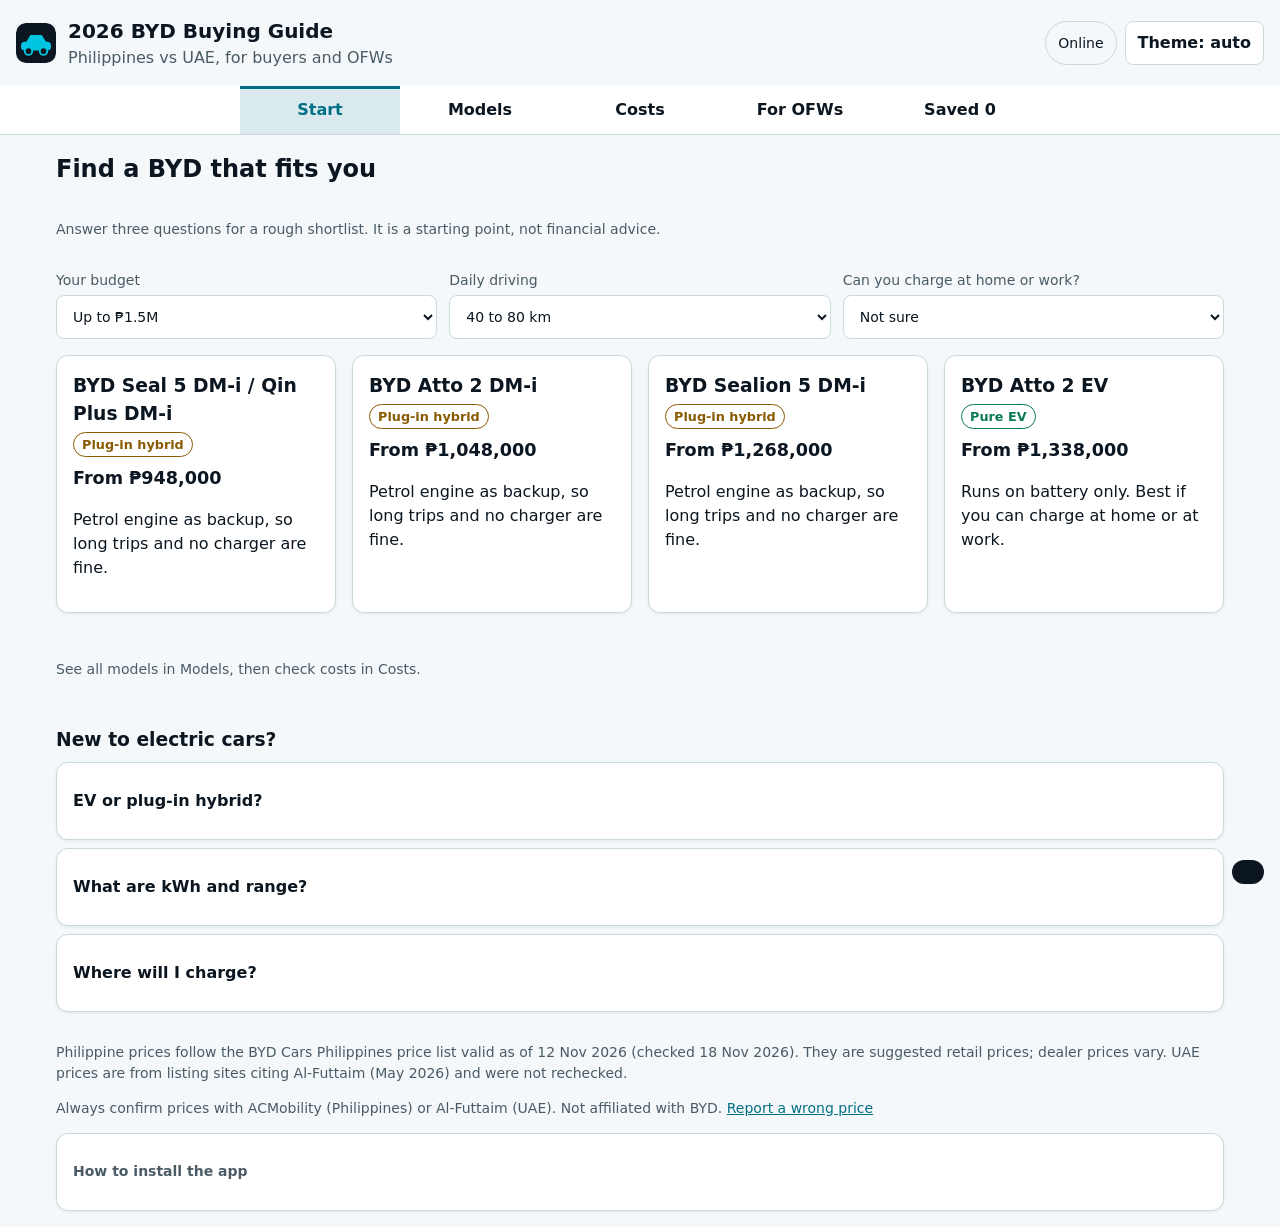
<file: index.html>
<!doctype html><html lang="en"><head><meta charset="utf-8">
<meta name="viewport" content="width=device-width,initial-scale=1,viewport-fit=cover">
<title>2026 BYD Buying Guide: Philippines vs UAE</title>
<meta name="description" content="Compare 2026 BYD prices, 5-year running costs and import rules for the Philippines and UAE.">
<link rel="canonical" href="https://esp046-cyber.github.io/bydcarbuyingguide/">
<meta property="og:type" content="website"><meta property="og:title" content="2026 BYD Buying Guide: Philippines vs UAE"><meta property="og:description" content="Prices, running costs and import rules side by side.">
<meta property="og:url" content="https://esp046-cyber.github.io/bydcarbuyingguide/"><meta property="og:image" content="https://esp046-cyber.github.io/bydcarbuyingguide/images/og-image.png">
<meta name="twitter:card" content="summary_large_image"><meta name="twitter:image" content="https://esp046-cyber.github.io/bydcarbuyingguide/images/og-image.png">
<meta name="theme-color" content="#0b1620"><link rel="manifest" href="./manifest.webmanifest">
<link rel="icon" href="./favicon.ico" sizes="any"><link rel="icon" type="image/svg+xml" href="./favicon.svg">
<link rel="icon" type="image/png" sizes="32x32" href="./icons/favicon-32x32.png"><link rel="icon" type="image/png" sizes="16x16" href="./icons/favicon-16x16.png">
<link rel="apple-touch-icon" href="./apple-touch-icon.png"><meta name="apple-mobile-web-app-capable" content="yes">
<meta name="apple-mobile-web-app-status-bar-style" content="black-translucent"><meta name="apple-mobile-web-app-title" content="BYD Guide 26">
<link rel="stylesheet" href="./css/styles.css"></head><body>
<header class="top"><div class="brand"><img src="./favicon.svg" alt="" width="40" height="40"><div><h1>2026 BYD Buying Guide</h1><p class="sub">Philippines vs UAE, for buyers and OFWs</p></div></div>
<div class="tools"><span id="net" class="pill" role="status">Online</span><button id="theme" aria-label="Switch theme">Theme: auto</button><button id="install" hidden>Install app</button></div></header>
<nav class="nav" id="tabs" role="tablist" aria-label="Sections">
<button role="tab" id="t-start" aria-controls="start" data-t="start" aria-selected="true">Start</button><button role="tab" id="t-compare" aria-controls="compare" data-t="compare" aria-selected="false">Models</button><button role="tab" id="t-tco" aria-controls="tco" data-t="tco" aria-selected="false">Costs</button><button role="tab" id="t-ofw" aria-controls="ofw" data-t="ofw" aria-selected="false">For OFWs</button><button role="tab" id="t-saved" aria-controls="saved" data-t="saved" aria-selected="false">Saved <span id="cnt">0</span></button></nav>
<main>
<section id="start" class="panel"><h2>Find a BYD that fits you</h2><p class="note">Answer three questions for a rough shortlist. It is a starting point, not financial advice.</p>
<div class="filters"><label>Your budget<select id="sb"><option value="1000000">Up to ₱1M</option><option value="1500000" selected>Up to ₱1.5M</option><option value="2000000">Up to ₱2M</option><option value="3000000">Up to ₱3M</option><option value="99999999">Above ₱3M</option></select></label>
<label>Daily driving<select id="sk"><option value="40">Under 40 km</option><option value="80" selected>40 to 80 km</option><option value="120">Over 80 km</option></select></label>
<label>Can you charge at home or work?<select id="sc"><option value="yes">Yes</option><option value="unsure" selected>Not sure</option><option value="no">No</option></select></label></div>
<div id="sres" class="grid" aria-live="polite"></div>
<h3>New to electric cars?</h3>
<details class="card"><summary>EV or plug-in hybrid?</summary><p>An <b>EV</b> runs only on a battery. You plug it in and never buy petrol. A <b>plug-in hybrid (PHEV)</b> has a battery and a petrol engine, so you can drive on electricity for short trips and use petrol on long ones. DM-i is BYD's plug-in hybrid system. DMO is the off-road version.</p></details>
<details class="card"><summary>What are kWh and range?</summary><p>kWh is battery size, like a fuel tank. A bigger battery usually means more range. Range is how far the car goes on a full charge. Real-world range is usually lower than the brochure figure.</p></details>
<details class="card"><summary>Where will I charge?</summary><p>A regular outlet charges slowly. A wall charger is faster. If you live in a condo or village, ask your association before you buy. Public fast chargers are useful for trips but cost more per kWh.</p></details></section>
<section id="compare" class="panel" hidden><div class="filters">
<label>Powertrain<select id="fp"><option value="all">All</option><option value="EV">Pure EV</option><option value="PHEV">DM-i / DMO plug-in hybrid</option></select></label>
<label>Body<select id="fb"><option value="all">All</option></select></label>
<label>Starting price (PHP)<select id="ft"><option value="0">Any</option><option value="1300000">Up to ₱1.3M</option><option value="2000000">Up to ₱2.0M</option><option value="99999999">Above ₱2.0M</option></select></label>
<label>Currency<select id="fc"><option value="PHP">PHP ₱</option><option value="AED">AED</option><option value="BOTH" selected>Both</option></select></label>
<label>1 AED = PHP<input id="rate" type="number" inputmode="decimal" value="15.8" step="0.1" min="1"></label><label>Rate checked on<input id="rd" type="date"></label></div>
<div id="list" class="grid" aria-live="polite"><article class="card"><h3>BYD Seal 5 DM-i / Qin Plus DM-i</h3><span class="badge PHEV">Plug-in hybrid</span> <span class="sub">Sedan</span><div class="price">₱948,000 to ₱1,198,000<small>UAE: from AED 74,900 (reported)</small></div><p class="note">Source: BYD Cars Philippines price list, SRP as of 12 Nov 2026.</p><p class="note"><b>Specs (press reports, not a spec sheet):</b> Essential: 7.42 kWh battery, up to 55 km electric range. Dynamic: 18.3 kWh, up to 115 km (Manila Bulletin, Jul 2026). Warranty: 6 years or 160,000 km vehicle, 8 years or 160,000 km Blade Battery, 8 years drive unit (CleanTechnica, Aug 2026).</p></article>
<article class="card"><h3>BYD Atto 2 DM-i</h3><span class="badge PHEV">Plug-in hybrid</span> <span class="sub">Crossover</span><div class="price">₱1,048,000 to ₱1,258,000<small>UAE price: ask dealer</small></div><p class="note">Source: BYD Cars Philippines price list, SRP as of 12 Nov 2026.</p><p class="note"><b>Specs (press reports, not a spec sheet):</b> 7.9 kWh battery, 162 hp, 300 Nm (Zigwheels PH, 2026). Warranty: 6 years or 160,000 km vehicle, 8 years or 160,000 km Blade Battery, 8 years drive unit (CleanTechnica, Aug 2026).</p></article>
<article class="card"><h3>BYD Atto 2 EV</h3><span class="badge EV">Pure EV</span> <span class="sub">Crossover</span><div class="price">₱1,338,000<small>UAE price: ask dealer</small></div><p class="note">Source: BYD Cars Philippines price list, SRP as of 12 Nov 2026.</p><p class="note"><b>Specs (press reports, not a spec sheet):</b> Premium: 45.12 kWh battery, up to 380 km range (Autoindustriya, 2026). DC charging 10 to 100% in about 40 minutes (Zigwheels PH). Warranty: 6 years or 160,000 km vehicle, 8 years or 160,000 km Blade Battery, 8 years drive unit (CleanTechnica, Aug 2026).</p></article>
<article class="card"><h3>BYD Sealion 5 DM-i</h3><span class="badge PHEV">Plug-in hybrid</span> <span class="sub">SUV</span><div class="price">₱1,268,000<small>UAE: from AED 89,900 (reported)</small></div><p class="note">Source: BYD Cars Philippines price list, SRP as of 12 Nov 2026.</p><p class="note"><b>Specs (press reports, not a spec sheet):</b> 12.96 kWh Blade Battery, 71 km electric range (NEDC), 197 hp, 300 Nm (Unbox.ph; BYD PH page).</p></article>
<article class="card"><h3>BYD Sealion 6 DM-i / Song Plus DM-i</h3><span class="badge PHEV">Plug-in hybrid</span> <span class="sub">SUV</span><div class="price">₱1,548,000 to ₱1,798,000<small>UAE: from AED 119,900 (reported)</small></div><p class="note">Source: BYD Cars Philippines price list, SRP as of 12 Nov 2026. Sources differ: One May 2026 report listed ₱1.598M.</p><p class="note"><b>Specs (press reports, not a spec sheet):</b> 18.3 kWh battery. Free 7 kW wall charger; about 2.6 to 3 hours for a full AC charge (CarGuide.ph; GadgetMatch).</p></article>
<article class="card"><h3>BYD Atto 3</h3><span class="badge EV">Pure EV</span> <span class="sub">Crossover</span><div class="price">₱1,638,000 to ₱1,848,000<small>UAE: from AED 94,900 (reported)</small></div><p class="note">Source: BYD Cars Philippines price list, SRP as of 12 Nov 2026. Sources differ: Earlier listings showed ₱1.598M to ₱1.798M. UAE: Older UAE listings show AED 149,900; May 2026 lists from AED 94,900.</p></article>
<article class="card"><h3>BYD Seal</h3><span class="badge EV">Pure EV</span> <span class="sub">Sedan</span><div class="price">₱2,098,000 to ₱2,648,000<small>UAE: from AED 149,900 (reported)</small></div><p class="note">Source: BYD Cars Philippines site and Zigwheels PH, Nov 2026. Sources differ: Earlier listings showed ₱1.998M to ₱2.548M.</p></article>
<article class="card"><h3>BYD Shark 6 DMO</h3><span class="badge PHEV">Plug-in hybrid</span> <span class="sub">Pickup</span><div class="price">₱2,388,000 to ₱2,618,000<small>UAE: from AED 158,900 (reported)</small></div><p class="note">Source: BYD Cars Philippines price list, SRP as of 12 Nov 2026.</p></article>
<article class="card"><h3>BYD Sealion 7</h3><span class="badge EV">Pure EV</span> <span class="sub">SUV</span><div class="price">₱2,588,000<small>UAE: from AED 158,900 (reported)</small></div><p class="note">Source: BYD Cars Philippines price list, SRP as of 12 Nov 2026. UAE: Listings show from AED 158,900 or AED 172,900.</p><p class="note"><b>Specs (press reports, not a spec sheet):</b> Up to 482 km range from an 82.6 kWh Blade Battery (Visor.ph, 2026).</p></article>
<article class="card"><h3>BYD Seagull</h3><span class="badge EV">Pure EV</span> <span class="sub">Hatchback</span><div class="price">₱898,000<small>UAE price: ask dealer</small></div><p class="note">Source: Zigwheels PH, Apr 2026 (last reported).</p><p class="note"><b>Not on current list.</b> Not on the 12 Nov 2026 price list; may be sold out or discontinued. Ask a dealer.</p></article>
<article class="card"><h3>BYD Dolphin</h3><span class="badge EV">Pure EV</span> <span class="sub">Hatchback</span><div class="price">₱1,398,000<small>UAE price: ask dealer</small></div><p class="note">Source: Zigwheels PH, Apr 2026 (last reported).</p><p class="note"><b>Not on current list.</b> Not on the 12 Nov 2026 price list; may be sold out or discontinued. Ask a dealer.</p></article>
<article class="card"><h3>BYD eMAX 7</h3><span class="badge EV">Pure EV</span> <span class="sub">MPV</span><div class="price">₱1,498,000 to ₱1,748,000<small>UAE price: ask dealer</small></div><p class="note">Source: Zigwheels PH, Apr 2026 (last reported).</p><p class="note"><b>Not on current list.</b> Not on the 12 Nov 2026 price list; may be sold out or discontinued. Ask a dealer.</p></article>
<article class="card"><h3>BYD Tang DM-i</h3><span class="badge PHEV">Plug-in hybrid</span> <span class="sub">7-seater SUV</span><div class="price">₱2,098,000 to ₱2,148,000<small>UAE price: ask dealer</small></div><p class="note">Source: Zigwheels PH, Apr 2026 (last reported).</p><p class="note"><b>Not on current list.</b> Not on the 12 Nov 2026 price list; may be sold out or discontinued. Ask a dealer.</p></article>
<article class="card"><h3>BYD Tang EV</h3><span class="badge EV">Pure EV</span> <span class="sub">7-seater SUV</span><div class="price">₱3,321,000 to ₱3,421,000<small>UAE price: ask dealer</small></div><p class="note">Source: Zigwheels PH, Apr 2026 (last reported).</p><p class="note"><b>Not on current list.</b> Not on the 12 Nov 2026 price list; may be sold out or discontinued. Ask a dealer.</p></article></div>
<details class="card" id="specbox"><summary>Spec checker: compare the same model in both countries</summary><p class="note">Fill this in from the spec sheet of each dealer. Nothing here is pre-filled. Some press-reported specs appear on the model cards above. Entries are saved on this device.</p><div id="spec"></div></details></section>
<section id="tco" class="panel" hidden><h2 id="th2">Energy and ownership cost</h2>
<div class="filters"><label>Model<select id="tm"></select></label><label>Km per year<input id="tk" type="number" inputmode="numeric" value="15000" min="1000" step="1000"></label>
<label>Years<input id="ty" type="number" inputmode="numeric" value="5" min="1" max="10"></label><label>Share of charging at home (%)<input id="th" type="number" inputmode="numeric" value="80" min="0" max="100"></label>
<label>Energy use (<span id="tcu">kWh per 100 km</span>)<input id="tc" type="number" inputmode="decimal" value="15" min="0" step="0.1"></label></div>
<details class="card"><summary>Energy prices (edit to match your bills)</summary><div class="filters">
<label>PH home ₱/kWh<input id="phh" type="number" inputmode="decimal" value="13" step="0.5"></label><label>PH fast charge ₱/kWh<input id="php" type="number" inputmode="decimal" value="25" step="0.5"></label><label>PH petrol ₱/L<input id="phf" type="number" inputmode="decimal" value="62" step="0.5"></label>
<label>UAE home AED/kWh<input id="uah" type="number" inputmode="decimal" value="0.30" step="0.05"></label><label>UAE public AED/kWh<input id="uap" type="number" inputmode="decimal" value="0.95" step="0.05"></label><label>UAE petrol AED/L<input id="uaf" type="number" inputmode="decimal" value="2.99" step="0.05"></label></div></details>
<details class="card"><summary>Insurance, maintenance, registration and resale (optional)</summary><p class="note">Enter your own quotes per year. They are not estimated here.</p><div class="filters">
<label>Philippines, ₱ per year<input id="cxp" type="number" inputmode="numeric" value="0" min="0"></label><label>UAE, AED per year<input id="cxu" type="number" inputmode="numeric" value="0" min="0"></label><label>Resale value after the period (% of price)<input id="crs" type="number" inputmode="decimal" value="0" min="0" max="100"></label></div></details>
<div id="tout" class="grid" aria-live="polite"></div>
<p class="warn">Energy use is a starting guess (15 kWh/100 km for EVs, 5.5 L/100 km for plug-in hybrids), not a BYD figure for your model. Real use depends on driving conditions, climate, speed and the exact version. Excludes financing, taxes and charger installation. Depreciation is included only if you enter an expected resale value. Rules and incentives for EVs and hybrids change, so confirm with the dealer or LTO.</p>
<h2>Cash or loan: monthly payment</h2><h3>Philippines loan</h3><div class="filters"><label>Car price (PHP)<input id="pp" type="number" inputmode="numeric" value="1248000" min="0"></label><label>Down payment (%)<input id="pd" type="number" inputmode="decimal" value="20" min="0" max="90"></label><label>Loan term (years)<input id="pt" type="number" inputmode="numeric" value="5" min="1" max="7"></label><label>Interest per year (%)<input id="pr" type="number" inputmode="decimal" value="8" min="0" step="0.5"></label></div>
<h3>UAE loan (AED)</h3><div class="filters"><label>Car price (AED)<input id="up" type="number" inputmode="numeric" value="0" min="0"></label><label>Down payment (%)<input id="ud" type="number" inputmode="decimal" value="20" min="0" max="90"></label><label>Loan term (years)<input id="ut" type="number" inputmode="numeric" value="5" min="1" max="7"></label><label>Interest per year (%)<input id="ur" type="number" inputmode="decimal" value="5" min="0" step="0.5"></label><label>Remittance cost for PH payments (%)<input id="rf" type="number" inputmode="decimal" value="0" min="0" step="0.1"></label></div>
<div id="pout" class="grid" aria-live="polite"></div><p class="note">The 8% and 5% rates are only examples. The remittance cost applies if you send each Philippine payment from the UAE. Enter the rate your bank or dealer quotes. Monthly payment = loan × r ÷ (1 − (1 + r)^−n), where r is the monthly rate and n is the number of months. Fees and insurance are not included.</p></section>
<section id="ofw" class="panel" hidden><h2>Buying as an OFW</h2>
<p class="warn"><b>Do not buy a UAE vehicle for Philippine importation until its import eligibility and estimated landed cost have been verified with the relevant authorities and a licensed customs broker.</b> See the <a href="https://customs.gov.ph">Bureau of Customs</a>.</p>
<article class="card"><h3>Which option fits you?</h3><div class="filters"><label>Where will the car mostly be used?<select id="ow"><option value="ph">Philippines</option><option value="uae">UAE</option><option value="both" selected>Both or not sure</option></select></label><label>When will you return to the Philippines?<select id="or"><option value="soon">Within 2 years</option><option value="later">More than 2 years</option><option value="unsure" selected>Not sure</option></select></label></div><p id="dres" aria-live="polite"></p></article>
<article class="card"><h3>Import cost estimate (UAE car to the Philippines)</h3><p class="note">Enter amounts from a customs broker quote. This tool does not know duty or tax rates.</p><div class="filters">
<label>UAE car price (AED)<input id="ipp" type="number" inputmode="numeric" value="0" min="0"></label><label>Shipping and insurance (₱)<input id="ish" type="number" inputmode="numeric" value="0" min="0"></label><label>Customs duties (₱)<input id="idt" type="number" inputmode="numeric" value="0" min="0"></label><label>Excise tax (₱)<input id="iex" type="number" inputmode="numeric" value="0" min="0"></label><label>VAT (₱)<input id="ivt" type="number" inputmode="numeric" value="0" min="0"></label><label>Port and brokerage (₱)<input id="ibr" type="number" inputmode="numeric" value="0" min="0"></label><label>Registration and compliance (₱)<input id="ireg" type="number" inputmode="numeric" value="0" min="0"></label></div><div id="iout" class="grid" aria-live="polite"></div></article>
<article class="card"><h3>Why importing is risky</h3><p>The amounts depend on the vehicle's classification and circumstances. UAE and Philippine versions can differ in specifications, cooling systems, software, charging compatibility and local requirements. Ask the dealer for these in writing.</p></article>
<article class="card"><h3>Warranty</h3><p>Warranty is set by the Philippine distributor. For the Atto 2 and Seal 5 DM-i, the reported terms are 6 years or 160,000 km for the vehicle and 8 years or 160,000 km for the Blade Battery. For an imported car, coverage must be confirmed for the exact vehicle and VIN. See <a href="https://bydcarsphilippines.com">BYD Cars Philippines</a>.</p></article>
<article class="card"><h3>EV number-coding exemption</h3><p>The DOE said in October 2025, and again in July 2026, that EVs, including plug-in hybrids, are automatically exempt from number coding under EVIDA, with no separate DOE certification. The exemption is reported to run until about 2030. Enforcement confusion has happened before, so ask the dealer to confirm in writing that your exact model qualifies. Read the <a href="https://legacy.doe.gov.ph/sites/default/files/pdf/announcements/Advisory-on-EV-Recognition-with-FAQs.pdf">DOE EV recognition advisory</a> and the <a href="https://mb.com.ph/2025/10/08/doe-no-number-coding-for-electric-hybrid-plug-in-vehicles">Manila Bulletin report</a>.</p></article>
<article class="card"><h3>Your checklist</h3><ul class="chk" id="chk"></ul></article></section>
<section id="saved" class="panel" hidden><h2>Shortlist</h2><div id="slist" class="grid"></div><button id="share">Share summary</button></section>
</main>
<footer><p id="asof"></p><p>Always confirm prices with ACMobility (Philippines) or Al-Futtaim (UAE). Not affiliated with BYD. <a href="https://github.com/esp046-cyber/bydcarbuyingguide/issues">Report a wrong price</a></p><details class="card"><summary>How to install the app</summary><p><b>iPhone (Safari):</b> tap Share, then Add to Home Screen.</p><p><b>Android (Chrome):</b> tap the ⋮ menu, then Install app or Add to Home screen.</p></details><button id="iosh" hidden>Show iPhone steps</button></footer>
<div id="toast" class="toast" role="status" aria-live="polite" hidden></div>
<dialog id="ios"><p>To install on iPhone: tap the Share icon in Safari, then choose <b>Add to Home Screen</b>.</p><button id="iosx">Got it</button></dialog>
<script src="./js/app.js"></script></body></html>
</file>
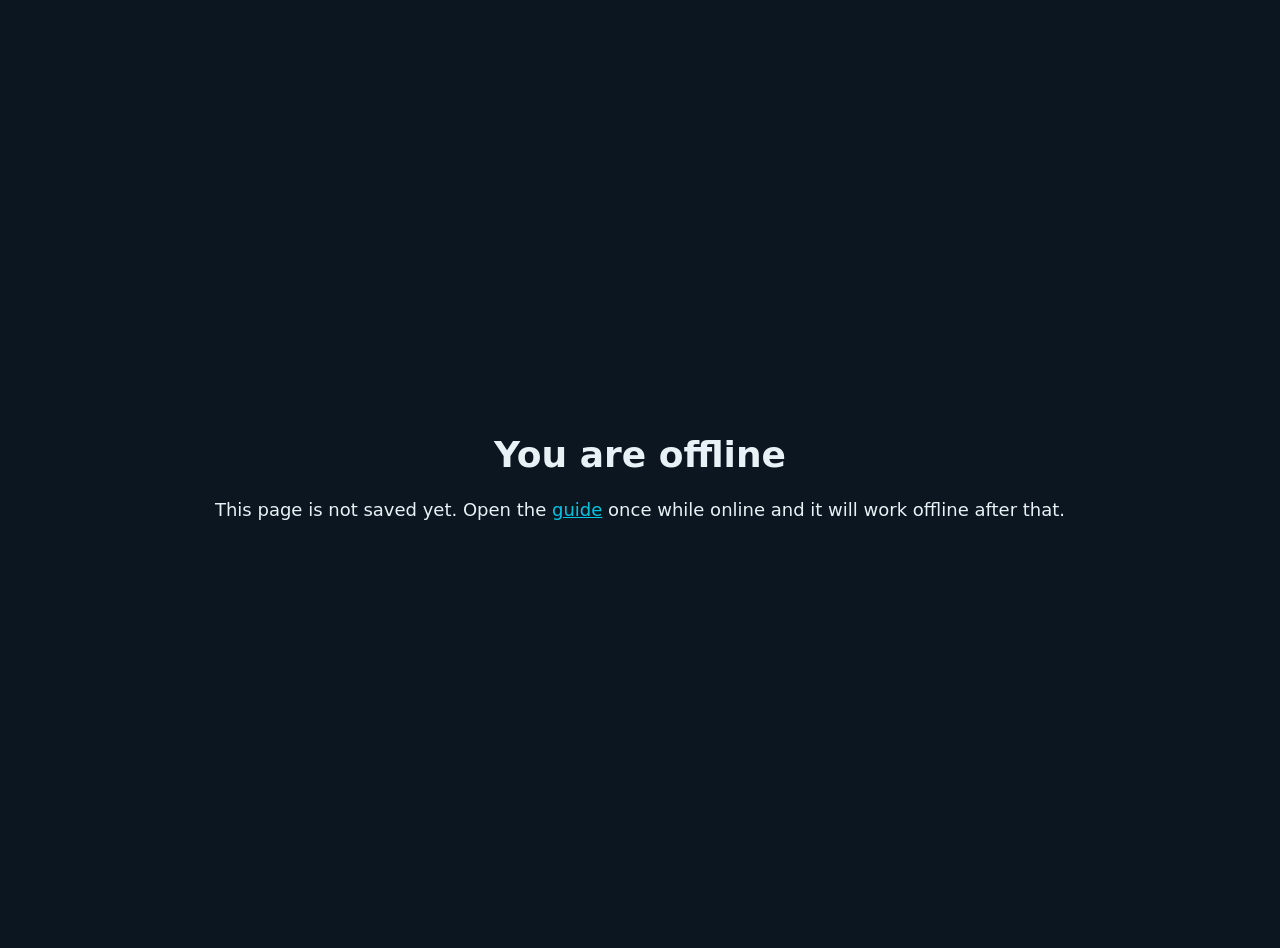
<file: offline.html>
<!doctype html><html lang="en"><head><meta charset="utf-8"><meta name="viewport" content="width=device-width,initial-scale=1"><title>Offline</title><style>body{font:18px system-ui;background:#0b1620;color:#e8f1f5;display:grid;place-items:center;min-height:100vh;margin:0;text-align:center;padding:24px}a{color:#00c4e0}</style></head><body><main><h1>You are offline</h1><p>This page is not saved yet. Open the <a href="./">guide</a> once while online and it will work offline after that.</p></main></body></html>
</file>
<file: css/styles.css>
/* Tokens: 4/8px spacing scale */
:root{--bg:#f4f8fa;--card:#fff;--tx:#0b1620;--mu:#4a5b66;--ac:#006f84;--acx:#fff;--ev:#0b7a5a;--ph:#8a5a00;--bd:#cbd8de;--r:12px;color-scheme:light}
:root[data-theme=dark]{--bg:#0b1620;--card:#13232f;--tx:#e8f1f5;--mu:#a3b6c0;--ac:#35d3ee;--acx:#04202a;--ev:#4ae0b4;--ph:#ffc457;--bd:#26404f;color-scheme:dark}
@media(prefers-color-scheme:dark){:root:not([data-theme=light]){--bg:#0b1620;--card:#13232f;--tx:#e8f1f5;--mu:#a3b6c0;--ac:#35d3ee;--acx:#04202a;--ev:#4ae0b4;--ph:#ffc457;--bd:#26404f;color-scheme:dark}}
*{box-sizing:border-box}html{overflow-x:hidden}
body{margin:0;background:var(--bg);color:var(--tx);font:16px/1.5 system-ui,-apple-system,"Segoe UI",sans-serif;padding:env(safe-area-inset-top) env(safe-area-inset-right) calc(72px + env(safe-area-inset-bottom)) env(safe-area-inset-left);overflow-x:hidden}
h1{font-size:1.25rem;margin:0}h2{margin:16px 0}.sub{margin:0;color:var(--mu)}
.top{display:flex;flex-wrap:wrap;gap:8px;justify-content:space-between;align-items:center;padding:16px}
.tools{display:flex;gap:8px;align-items:center;flex-wrap:wrap}
button,select,input{font:inherit;min-height:44px;border-radius:8px;border:1px solid var(--bd);background:var(--card);color:var(--tx);padding:8px 12px;max-width:100%}
button{cursor:pointer;font-weight:600}#install,#share,.fav.on,#iosx{background:var(--ac);color:var(--acx);border-color:var(--ac)}
:focus-visible{outline:3px solid var(--ac);outline-offset:2px}
.pill{padding:8px 12px;border-radius:99px;border:1px solid var(--bd);font-size:.875rem;min-height:44px;display:inline-flex;align-items:center}.pill.off{background:var(--ph);color:var(--bg)}
.nav{position:fixed;bottom:0;left:0;right:0;display:flex;background:var(--card);border-top:1px solid var(--bd);padding:0 env(safe-area-inset-right) env(safe-area-inset-bottom) env(safe-area-inset-left);z-index:5}
.nav button{flex:1;border:0;border-radius:0;background:none;min-height:56px}.nav [aria-selected=true]{color:var(--ac);box-shadow:inset 0 3px var(--ac)}
main{padding:0 16px;max-width:1200px;margin:auto}.filters{display:grid;grid-template-columns:repeat(auto-fit,minmax(150px,1fr));gap:12px;margin-bottom:16px}
.filters label{display:grid;gap:4px;font-size:.875rem;color:var(--mu)}.grid{display:grid;gap:16px;grid-template-columns:repeat(auto-fill,minmax(min(100%,280px),1fr))}
.card{background:var(--card);border:1px solid var(--bd);border-radius:var(--r);padding:16px;box-shadow:0 1px 3px rgba(0,0,0,.08)}.card h3{margin:0 0 4px}
.badge{display:inline-block;padding:2px 8px;border-radius:99px;border:1px solid currentColor;font-size:.8rem;font-weight:700}.EV{color:var(--ev)}.PHEV{color:var(--ph)}
.price{margin:8px 0;font-size:1.1rem;font-weight:700}.price small{display:block;font-weight:400;color:var(--mu)}
.note,footer{color:var(--mu);font-size:.875rem;padding:16px 0}footer{max-width:1200px;margin:auto;padding:16px}
.empty{padding:24px;text-align:center;color:var(--mu);grid-column:1/-1}
.skel{height:140px;border-radius:var(--r);background:linear-gradient(90deg,var(--card),var(--bd),var(--card));background-size:200% 100%;animation:sh 1.2s infinite}@keyframes sh{to{background-position:-200% 0}}
.toast{position:fixed;left:16px;right:16px;bottom:calc(72px + env(safe-area-inset-bottom));background:var(--tx);color:var(--bg);padding:12px 16px;border-radius:var(--r);z-index:9;display:flex;gap:12px;align-items:center;justify-content:space-between}
dialog{border:1px solid var(--bd);border-radius:var(--r);background:var(--card);color:var(--tx);max-width:90vw}
@media(min-width:768px){body{padding-bottom:0;padding-top:env(safe-area-inset-top)}.nav{position:sticky;top:0;bottom:auto;border:0;border-bottom:1px solid var(--bd);justify-content:center}.nav button{flex:0 1 160px;min-height:48px}.toast{bottom:16px;left:auto;max-width:420px}}
@media(prefers-reduced-motion:reduce){*{animation:none!important;transition:none!important}}
@media print{.nav,.tools,.filters,.fav,.toast,#share{display:none!important}.card{break-inside:avoid;box-shadow:none}body{background:#fff;color:#000}.panel[hidden]{display:none}}

details summary{cursor:pointer;min-height:44px;display:flex;align-items:center;font-weight:600}details{margin-top:8px}h3{margin:16px 0 8px}
.chk{list-style:none;padding:0;margin:0}.chk label{display:flex;gap:12px;align-items:center;min-height:44px}.chk input{width:24px;height:24px;min-height:0;flex:none}
footer a{color:var(--ac)}
.brand{display:flex;gap:12px;align-items:center}.brand img{border-radius:10px}
.warn{border:2px solid var(--ph);border-radius:var(--r);padding:12px 16px;background:var(--card)}
.nav [aria-selected=true]{background:color-mix(in srgb,var(--ac) 15%,transparent);font-weight:800}
.panel a,footer a{color:var(--ac)}.card .filters{margin-top:8px}
.specrow{display:grid;grid-template-columns:1fr 1fr;gap:8px}.specrow input{width:100%}
</file>
